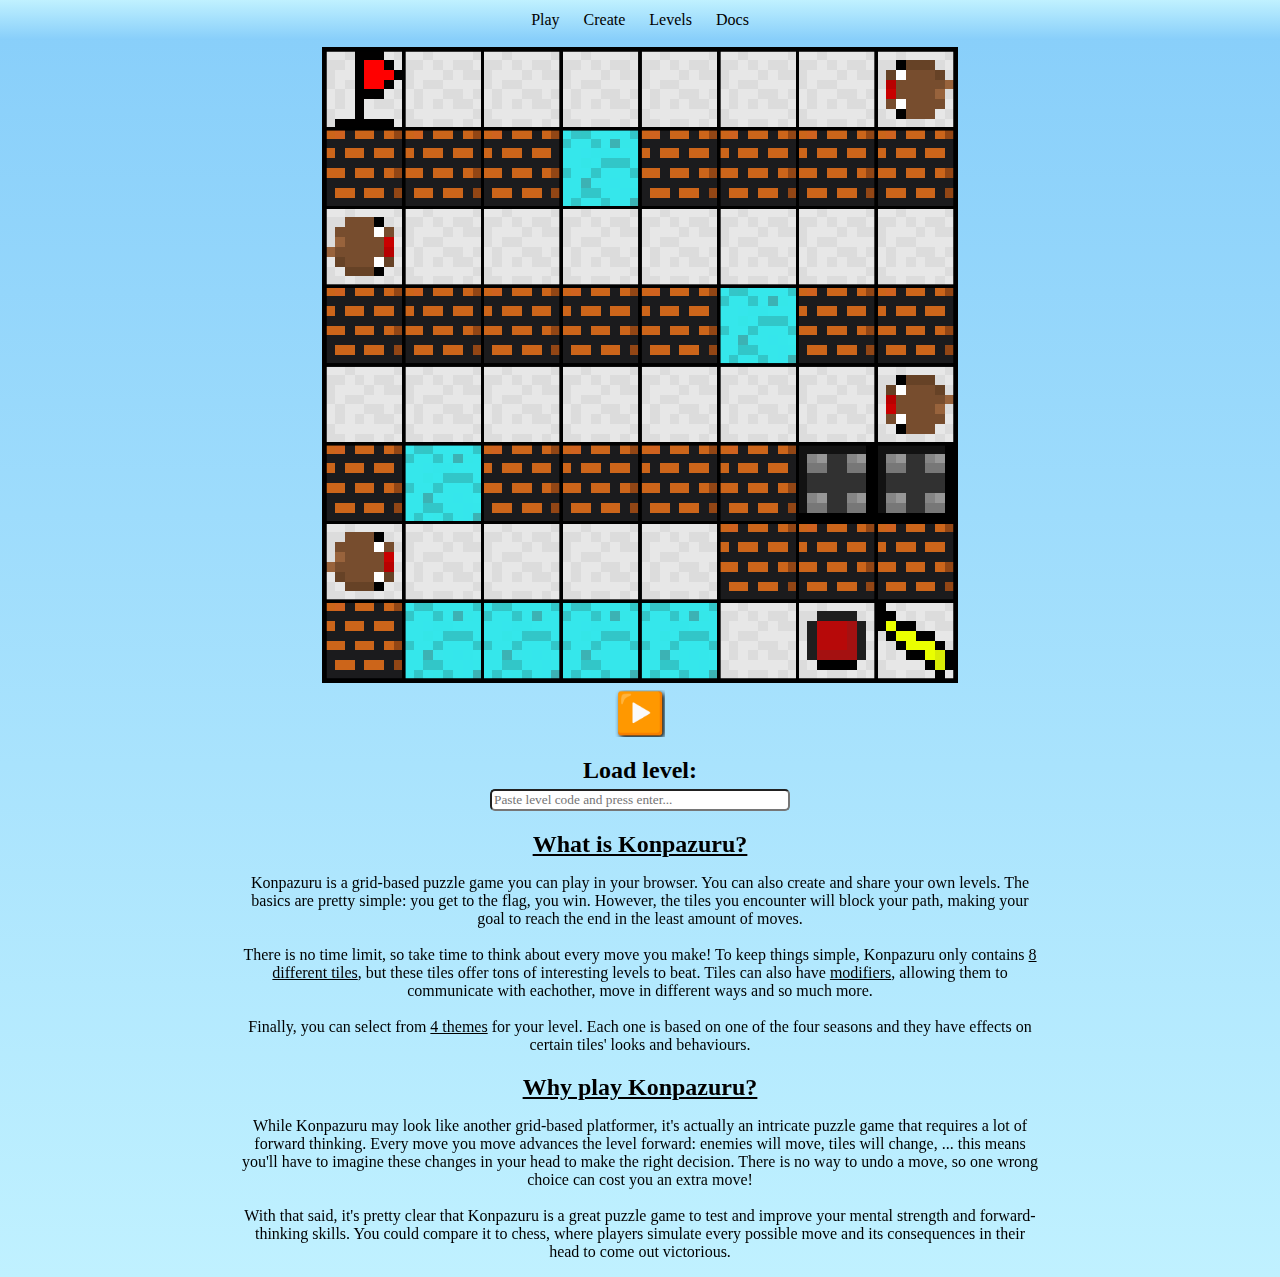
<file: index.html>
<head>
    <title>Konpazuru - Game</title>
    <link rel="stylesheet" href="style.css">
    <link rel="icon" type="image/x-icon" href="assets/player.png?v=2">
</head>
<body>
    <header id="header">
        <div id="navList">
            <a id="navListItem" href="index.html">Play</a>
            <a id="navListItem" href="create.html">Create</a>
            <a id="navListItem" href="levels.html">Levels</a>
            <a id="navListItem" href="docs.html">Docs</a>
        </div>
    </header>
    <div id="gameDiv"><canvas id="game"></canvas></div>
    <div id="gameInfo"><p id="gameInfoP" class="infoMoves">➡️ Moves: 0</p></div>
    <div id="controls">
        <span id="controlStart" onClick="toggleLevel()"><button id="startButton" title="Start the level">▶️</button></span>
    </div>
    <div id="loadLevel">
        <h2 style="margin-bottom:5px;">Load level:</h2>
        <input onkeypress="inputKeyPress(this, event)" id="loadInput" placeholder="Paste level code and press enter...">
    </div>
    <div id="moreInfo">
        <h2 style="margin-bottom:5px;"><u>What is Konpazuru?</u></h2>
        <p>Konpazuru is a grid-based puzzle game you can play in your browser. You can also create and share your own levels. The basics are pretty simple: you get to the flag, you win. However, the tiles you encounter will block your path, making your goal to reach the end in the least amount of moves.<br><br>There is no time limit, so take time to think about every move you make! To keep things simple, Konpazuru only contains <u>8 different tiles</u>, but these tiles offer tons of interesting levels to beat. Tiles can also have <u>modifiers</u>, allowing them to communicate with eachother, move in different ways and so much more.<br><br>Finally, you can select from <u>4 themes</u> for your level. Each one is based on one of the four seasons and they have effects on certain tiles' looks and behaviours.</p>
    </div>
    <div id="whyInfo">
        <h2 style="margin-bottom:5px;"><u>Why play Konpazuru?</u></h2>
        <p>While Konpazuru may look like another grid-based platformer, it's actually an intricate puzzle game that requires a lot of forward thinking. Every move you move advances the level forward: enemies will move, tiles will change, ... this means you'll have to imagine these changes in your head to make the right decision. There is no way to undo a move, so one wrong choice can cost you an extra move!<br><br>With that said, it's pretty clear that Konpazuru is a great puzzle game to test and improve your mental strength and forward-thinking skills. You could compare it to chess, where players simulate every possible move and its consequences in their head to come out victorious.</p>
    </div>
    <script>
        function inputKeyPress(element, e) {
            var charCode;
            if(e && e.which){
                charCode = e.which;
            }
            else if(window.event){
                e = window.event;
                charCode = e.keyCode;
            }
            if(charCode == 13){
                loadLevel(element.value);
            }
        }
    </script>
    <script src="game.js"></script>
</body>
</file>
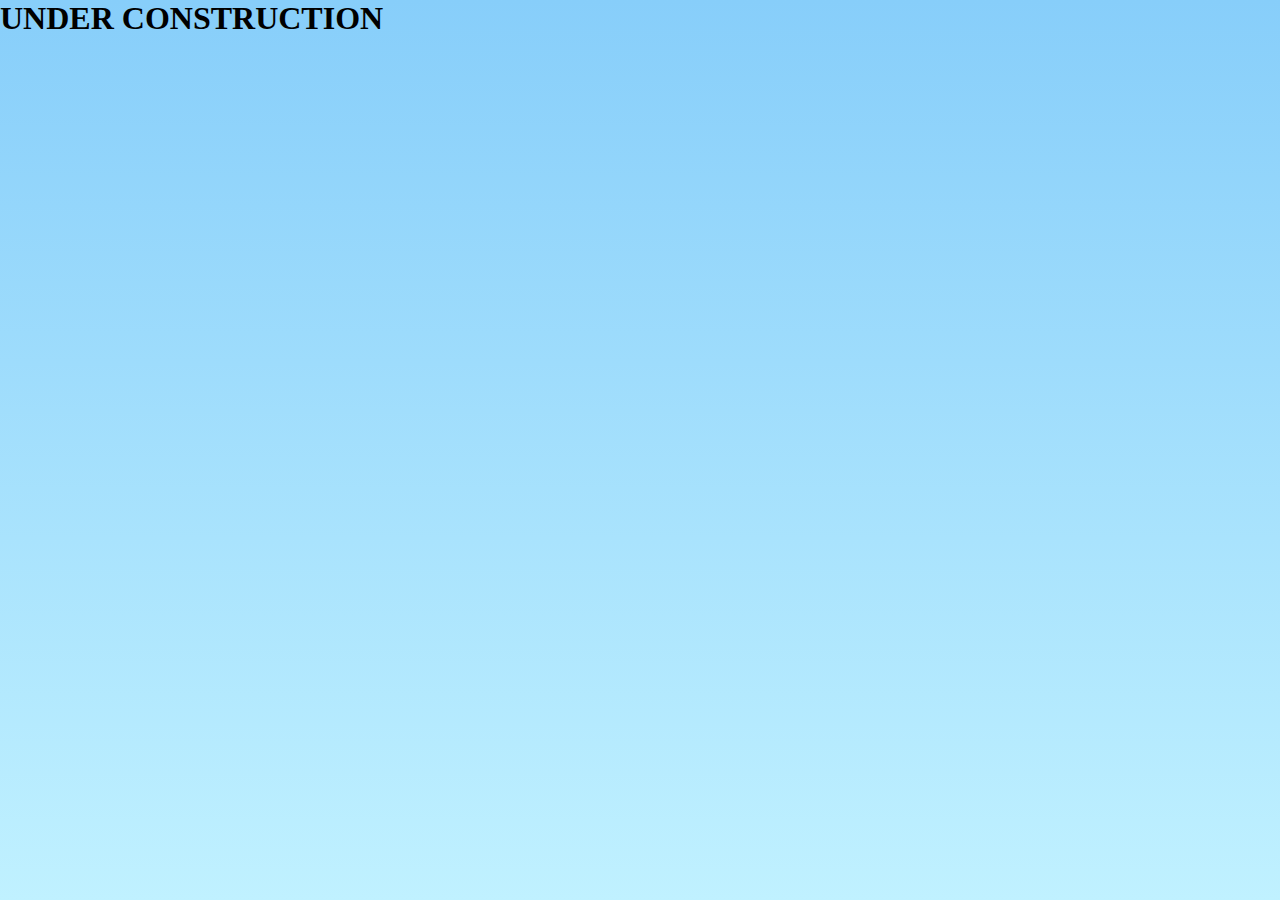
<file: create.html>
<head>
    <title>Konpazuru - Create</title>
    <link rel="stylesheet" href="style.css">
    <link rel="icon" type="image/x-icon" href="assets/player.png?v=2">
</head>
<body>
    <h1>UNDER CONSTRUCTION</h1>
</body>
</file>
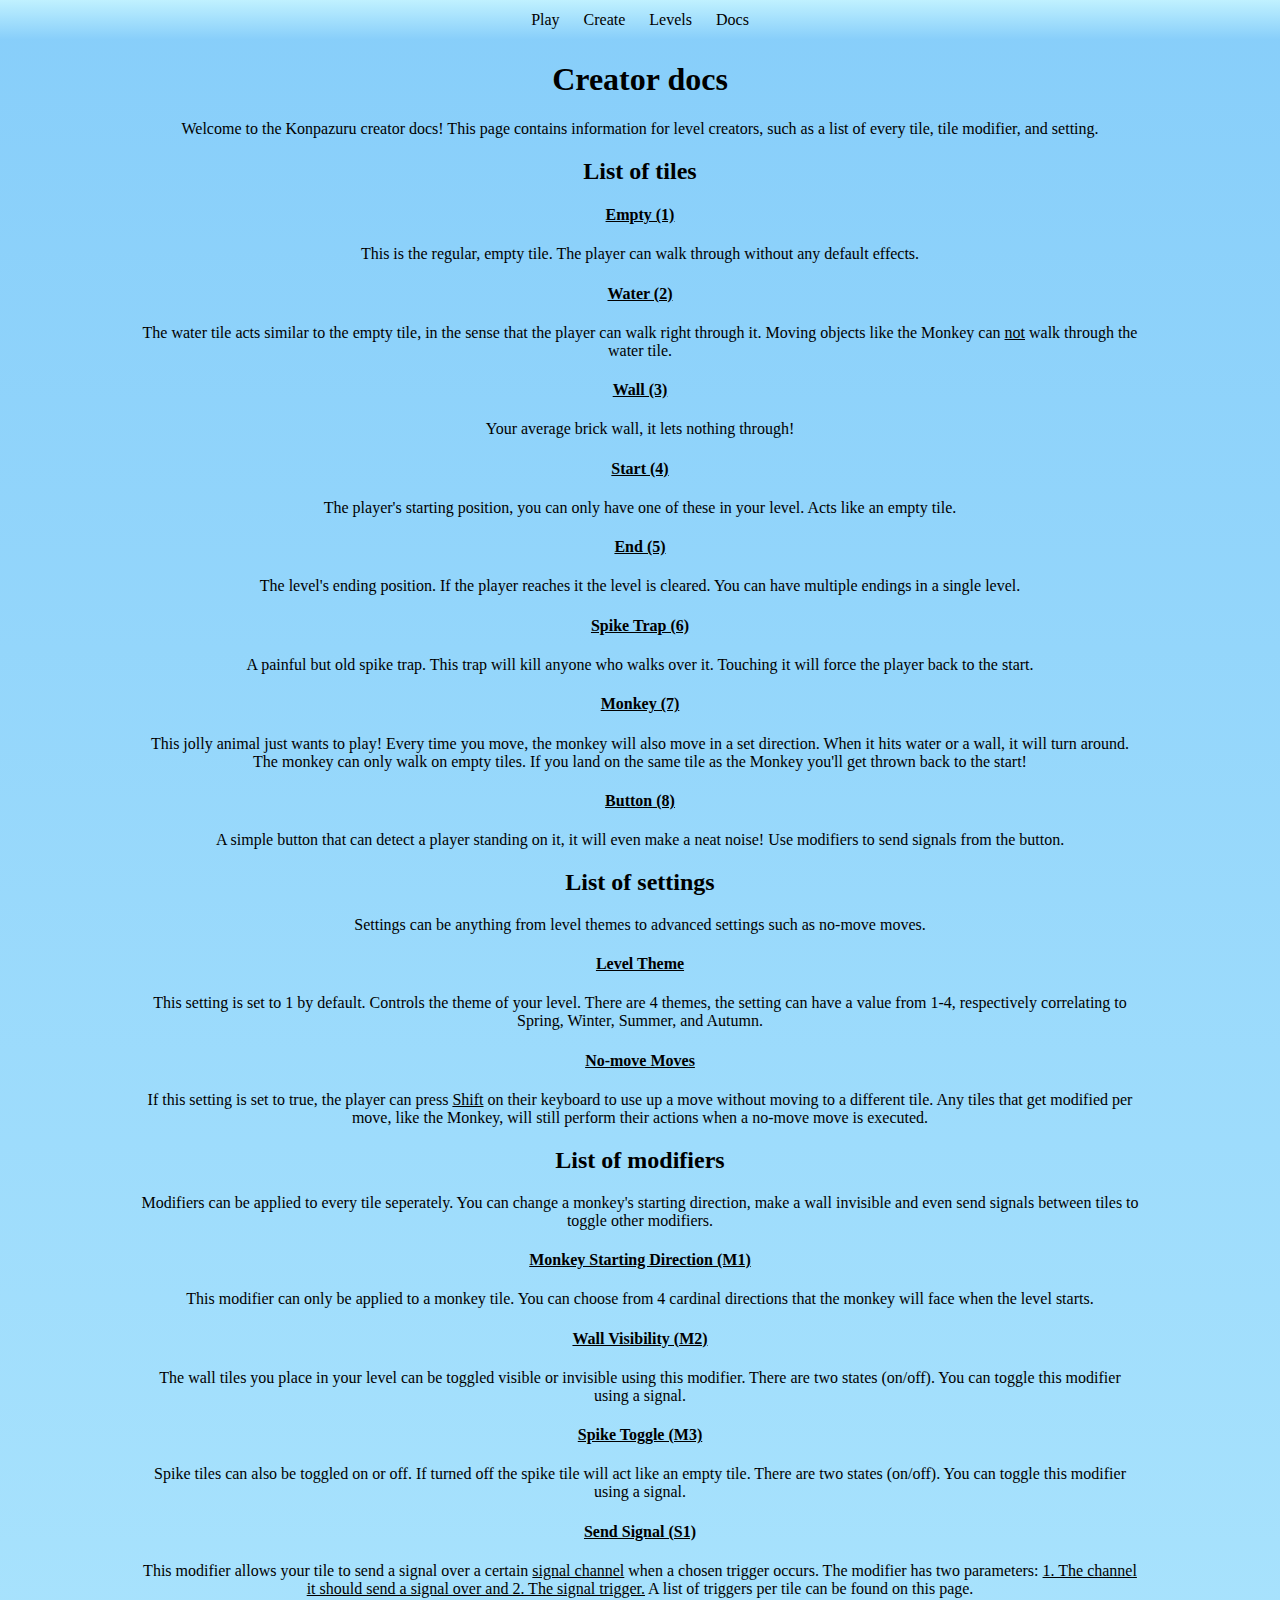
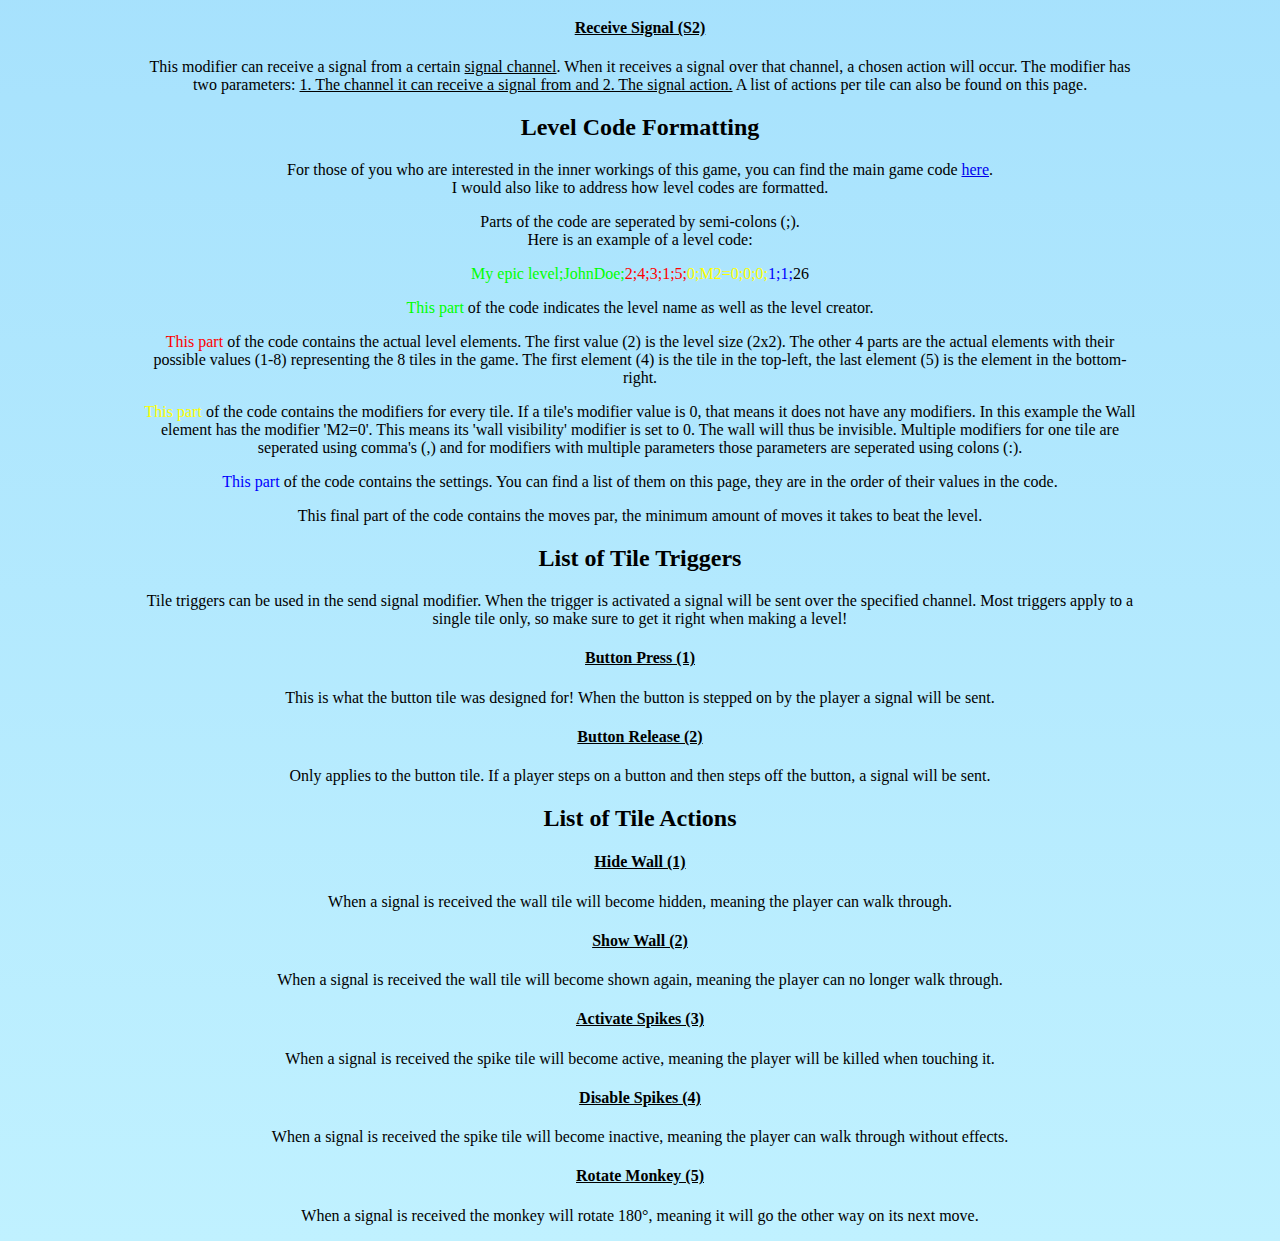
<file: docs.html>
<head>
    <title>Konpazuru - Docs</title>
    <link rel="stylesheet" href="style.css">
    <link rel="icon" type="image/x-icon" href="assets/player.png?v=2">
</head>
<body>
    <header id="header">
        <div id="navList">
            <a id="navListItem" href="index.html">Play</a>
            <a id="navListItem" href="create.html">Create</a>
            <a id="navListItem" href="levels.html">Levels</a>
            <a id="navListItem" href="docs.html">Docs</a>
        </div>
    </header>
    <div id="docs">
        <h1>Creator docs</h1>
        <p>Welcome to the Konpazuru creator docs! This page contains information for level creators, such as a list of every tile, tile modifier, and setting.</p>
        <h2><b>List of tiles</b></h2>
        <h4><u>Empty (1)</u></h4>
        <p>This is the regular, empty tile. The player can walk through without any default effects.</p>
        <h4><u>Water (2)</u></h4>
        <p>The water tile acts similar to the empty tile, in the sense that the player can walk right through it. Moving objects like the Monkey can <u>not</u> walk through the water tile.</p>
        <h4><u>Wall (3)</u></h4>
        <p>Your average brick wall, it lets nothing through!</p>
        <h4><u>Start (4)</u></h4>
        <p>The player's starting position, you can only have one of these in your level. Acts like an empty tile.</p>
        <h4><u>End (5)</u></h4>
        <p>The level's ending position. If the player reaches it the level is cleared. You can have multiple endings in a single level.</p>
        <h4><u>Spike Trap (6)</u></h4>
        <p>A painful but old spike trap. This trap will kill anyone who walks over it. Touching it will force the player back to the start.</p>
        <h4><u>Monkey (7)</u></h4>
        <p>This jolly animal just wants to play! Every time you move, the monkey will also move in a set direction. When it hits water or a wall, it will turn around. The monkey can only walk on empty tiles. If you land on the same tile as the Monkey you'll get thrown back to the start!</p>
        <h4><u>Button (8)</u></h4>
        <p>A simple button that can detect a player standing on it, it will even make a neat noise! Use modifiers to send signals from the button.</p>
        <h2><b>List of settings</b></h2>
        <p>Settings can be anything from level themes to advanced settings such as no-move moves.</p>
        <h4><u>Level Theme</u></h4>
        <p>This setting is set to 1 by default. Controls the theme of your level. There are 4 themes, the setting can have a value from 1-4, respectively correlating to Spring, Winter, Summer, and Autumn.</p>
        <h4><u>No-move Moves</u></h4>
        <p>If this setting is set to true, the player can press <u>Shift</u> on their keyboard to use up a move without moving to a different tile. Any tiles that get modified per move, like the Monkey, will still perform their actions when a no-move move is executed.</p>
        <h2><b>List of modifiers</b></h2>
        <p>Modifiers can be applied to every tile seperately. You can change a monkey's starting direction, make a wall invisible and even send signals between tiles to toggle other modifiers.</p>
        <h4><u>Monkey Starting Direction (M1)</u></h4>
        <p>This modifier can only be applied to a monkey tile. You can choose from 4 cardinal directions that the monkey will face when the level starts.</p>
        <h4><u>Wall Visibility (M2)</u></h4>
        <p>The wall tiles you place in your level can be toggled visible or invisible using this modifier. There are two states (on/off). You can toggle this modifier using a signal.</p>
        <h4><u>Spike Toggle (M3)</u></h4>
        <p>Spike tiles can also be toggled on or off. If turned off the spike tile will act like an empty tile. There are two states (on/off). You can toggle this modifier using a signal.</p>
        <h4><u>Send Signal (S1)</u></h4>
        <p>This modifier allows your tile to send a signal over a certain <u>signal channel</u> when a chosen trigger occurs. The modifier has two parameters: <u>1. The channel it should send a signal over and 2. The signal trigger.</u> A list of triggers per tile can be found on this page.</p>
        <h4><u>Receive Signal (S2)</u></h4>
        <p>This modifier can receive a signal from a certain <u>signal channel</u>. When it receives a signal over that channel, a chosen action will occur. The modifier has two parameters: <u>1. The channel it can receive a signal from and 2. The signal action.</u> A list of actions per tile can also be found on this page.</p>
        <h2><b>Level Code Formatting</b></h2>
        <p>For those of you who are interested in the inner workings of this game, you can find the main game code <a href="game.js">here</a>.<br>I would also like to address how level codes are formatted.</p>
        <p>Parts of the code are seperated by semi-colons (;).<br>Here is an example of a level code:</p>
        <p><span id="color_lime">My epic level;JohnDoe;</span><span id="color_red">2;4;3;1;5;</span><span id="color_yellow">0;M2=0;0;0;</span><span id="color_blue">1;1;</span>26</p>
        <p><span id="color_lime">This part</span> of the code indicates the level name as well as the level creator.</p>
        <p><span id="color_red">This part</span> of the code contains the actual level elements. The first value (2) is the level size (2x2). The other 4 parts are the actual elements with their possible values (1-8) representing the 8 tiles in the game. The first element (4) is the tile in the top-left, the last element (5) is the element in the bottom-right.</p>
        <p><span id="color_yellow">This part</span> of the code contains the modifiers for every tile. If a tile's modifier value is 0, that means it does not have any modifiers. In this example the Wall element has the modifier 'M2=0'. This means its 'wall visibility' modifier is set to 0. The wall will thus be invisible. Multiple modifiers for one tile are seperated using comma's (,) and for modifiers with multiple parameters those parameters are seperated using colons (:).</p>
        <p><span id="color_blue">This part</span> of the code contains the settings. You can find a list of them on this page, they are in the order of their values in the code.</p>
        <p>This final part of the code contains the moves par, the minimum amount of moves it takes to beat the level.</p>
        <h2><b>List of Tile Triggers</b></h2>
        <p>Tile triggers can be used in the send signal modifier. When the trigger is activated a signal will be sent over the specified channel. Most triggers apply to a single tile only, so make sure to get it right when making a level!</p>
        <h4><u>Button Press (1)</u></h4>
        <p>This is what the button tile was designed for! When the button is stepped on by the player a signal will be sent.</p>
        <h4><u>Button Release (2)</u></h4>
        <p>Only applies to the button tile. If a player steps on a button and then steps off the button, a signal will be sent.</p>
        <h2><b>List of Tile Actions</b></h2>
        <h4><u>Hide Wall (1)</u></h4>
        <p>When a signal is received the wall tile will become hidden, meaning the player can walk through.</p>
        <h4><u>Show Wall (2)</u></h4>
        <p>When a signal is received the wall tile will become shown again, meaning the player can no longer walk through.</p>
        <h4><u>Activate Spikes (3)</u></h4>
        <p>When a signal is received the spike tile will become active, meaning the player will be killed when touching it.</p>
        <h4><u>Disable Spikes (4)</u></h4>
        <p>When a signal is received the spike tile will become inactive, meaning the player can walk through without effects.</p>
        <h4><u>Rotate Monkey (5)</u></h4>
        <p>When a signal is received the monkey will rotate 180°, meaning it will go the other way on its next move.</p>
    </div>
</body>
</file>
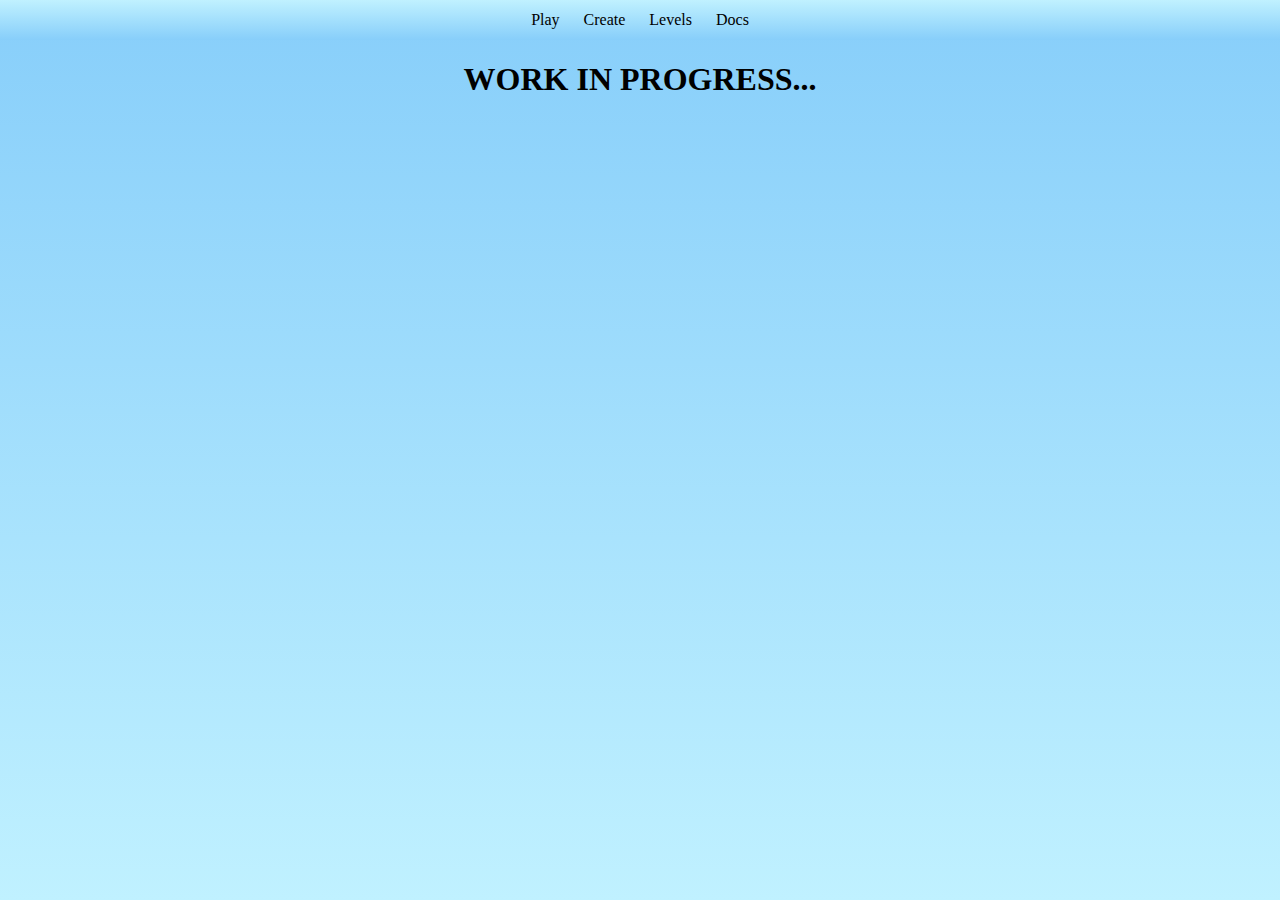
<file: levels.html>
<head>
    <title>Konpazuru - Levels</title>
    <link rel="stylesheet" href="style.css">
    <link rel="icon" type="image/x-icon" href="assets/player.png?v=2">
</head>
<body>
    <header id="header">
        <div id="navList">
            <a id="navListItem" href="index.html">Play</a>
            <a id="navListItem" href="create.html">Create</a>
            <a id="navListItem" href="levels.html">Levels</a>
            <a id="navListItem" href="docs.html">Docs</a>
        </div>
    </header>
    <h1 style="text-align:center;">WORK IN PROGRESS...</h1>
</body>
</file>
<file: style.css>
/* Grids */
/* Global */
#gameDiv {
    outline:3px black solid;
    margin: auto;
    text-align: center;
    width:630px;
    height:630px;
}

* {
    font-family: 'Roboto';
}

#emptyGridText {
    margin:auto;
    display:inline-block;
    font-size:60px;
    vertical-align: middle;
    line-height:600px;
}

#header {
    height:40px;
    background:linear-gradient(rgb(192, 241, 255), lightskyblue);
    margin-bottom:10px;
}

#navList {
    text-align: center;
    width:inherit;
    overflow:hidden;
}

#navListItem {
    line-height:40px;
    margin:auto 10px;
    color:black;
    text-decoration: none;
    transition-duration: 100ms;
}

body {
    margin:0;
    background:linear-gradient(lightskyblue, rgb(192, 241, 255));
}

#navListItem:hover {
    color:rgb(95, 95, 95);
}

#loadLevel {
    text-align:center;
}

#loadInput {
    width:300px;
}

#moreInfo, #whyInfo {
    text-align:center;
    width:800px;
    margin:auto;
}

#docs {
    text-align: center;
    width:1000px;
    margin:auto;
}

#controls {
    text-align: center;
    margin-top:15px;
}

#playerImg {
    object-fit: contain;
}

#gameInfo {
    margin: 10 auto;
    text-align: center;
}

#gameInfoP {
    display:inline;
    width:max-content;
    margin:5 5;
}

#startButton {
    background-color: transparent;
    background-repeat: no-repeat;
    border: none;
    cursor: pointer;
    overflow: hidden;
    outline: none;
    padding:0;
    font-size:40px;
    margin-top:-15px;
    text-shadow: 2px 2px 5px black;
}

#startButton:active {
    text-shadow: 1px 1px 3px black;
}

#loadInput {
    border-radius: 5px;
}

#konpazuruInfo {
    width:800px;
    margin:auto;
    text-align: center;
}

canvas {
    image-rendering:crisp-edges;
}

.error {
    color:red;
    font-weight: bold;
}

#color_lime {
    color:lime;
}
#color_red {
    color:red;
}
#color_blue {
    color:blue;
}
#color_yellow {
    color:yellow;
}
</file>
